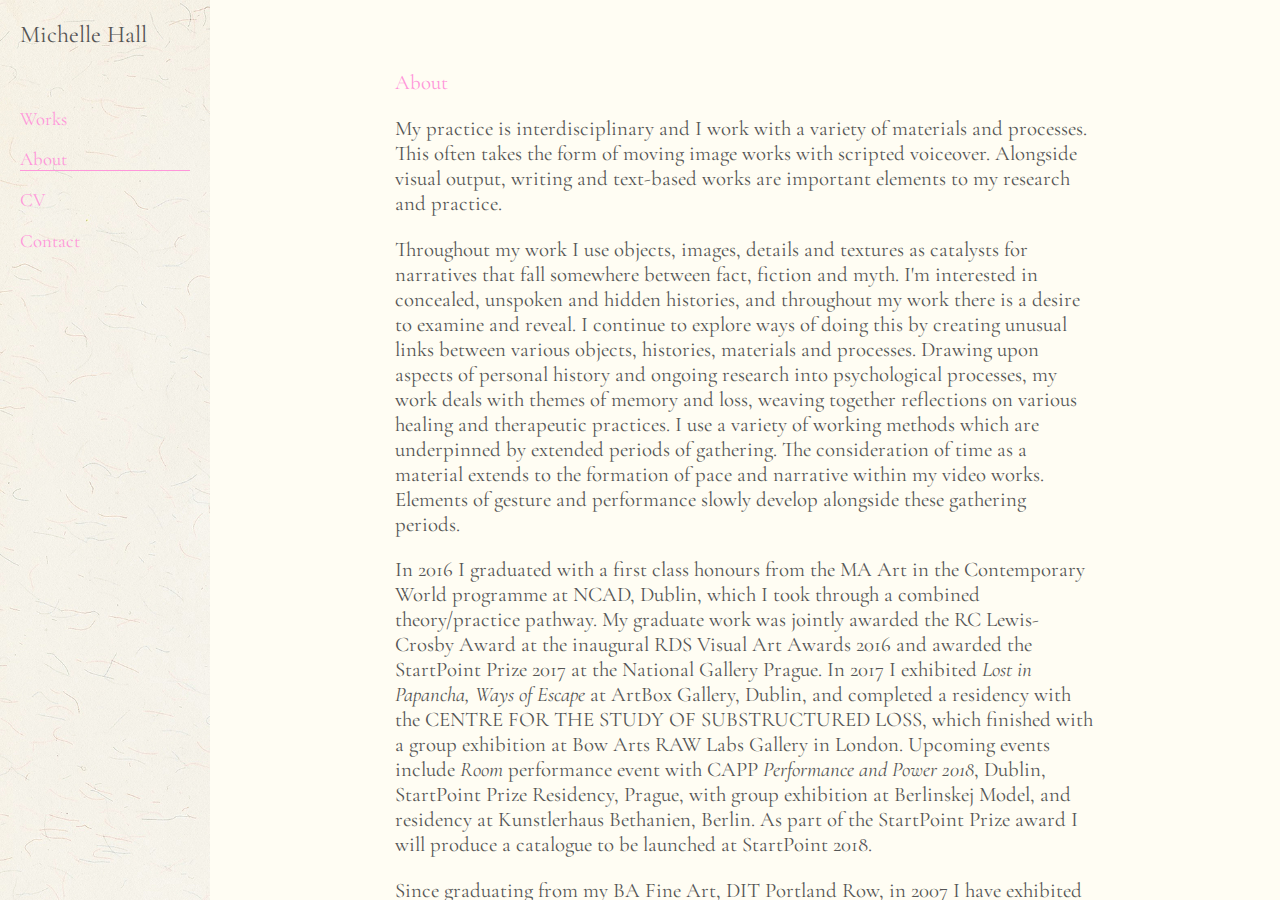
<file: about.html>
<!doctype html>
<html class="no-js" lang="">
  <head>
    <!-- Meta -->
    <meta charset="utf-8">
    <meta http-equiv="X-UA-Compatible" content="IE=edge,chrome=1">
    <title>Michelle Hall | Artist</title>
    <meta name="description" content="Portfolio website of the Dublin based artist Michelle Hall.">
    <meta name="viewport" content="width=device-width, initial-scale=1">
    <!-- Icons -->
    <link rel="apple-touch-icon" href="apple-touch-icon.png">
    <!-- Fonts -->
    <link href="https://fonts.googleapis.com/css?family=Josefin+Sans:400,700|Open+Sans:400,800" rel="stylesheet">
    <link href="https://fonts.googleapis.com/css?family=Cormorant+Garamond" rel="stylesheet">
    <!-- Stylesheets -->
    <link rel="stylesheet" href="swipebox/css/swipebox.min.css">
    <link rel="stylesheet" href="css/main.css">

    <script src="js/vendor/modernizr-2.8.3.min.js"></script>
  </head>
  <body id="top">
    <!--[if lt IE 8]>
    <p class="browserupgrade">You are using an <strong>outdated</strong> browser. Please <a href="http://browsehappy.com/">upgrade your browser</a> to improve your experience.</p>
    <![endif]-->
    <div id="dropdown-button">
      <span></span>
      <span></span>
      <span></span>
    </div>
    <div class="works-wrapper">
      <div class="mob-top-bar">
        <h3>Michelle Hall | About</h3>
      </div>
      <div class="left-bar">
        <div class="name">
          <h2><a href="index.html">Michelle Hall</a>
          </h2><br>
          <h3><a href="works.html">Works</a></h3>
          <h3 class="underlined"><a href="about.html">About</a></h3>
          <h3><a href="cv.html">CV</a></h3>
          <h3><a href="contact.html">Contact</a></h3>
        </div>

      </div>
      <div class="works-content">
        <div class="about-content">
          <div class="about">
            <span>About</span>
            <p>My practice is interdisciplinary and I work with a variety of materials and processes. This
                often takes the form of moving image works with scripted voiceover. Alongside visual output,
                writing and text-based works are important elements to my research and practice.</p>
            <p>Throughout my work I use objects, images, details and textures as catalysts for narratives that
                fall somewhere between fact, fiction and myth. I'm interested in concealed, unspoken and
                hidden histories, and throughout my work there is a desire to examine and reveal. I continue
                to explore ways of doing this by creating unusual links between various objects, histories,
                materials and processes. Drawing upon aspects of personal history and ongoing research into
                psychological processes, my work deals with themes of memory and loss, weaving together
                reflections on various healing and therapeutic practices. I use a variety of working methods
                which are underpinned by extended periods of gathering. The consideration of time as a
                material extends to the formation of pace and narrative within my video works. Elements of
                gesture and performance slowly develop alongside these gathering periods.</p>
            <p>In 2016 I graduated with a first class honours from the MA Art in the Contemporary World
                programme at NCAD, Dublin, which I took through a combined theory/practice pathway. My
                graduate work was jointly awarded the RC Lewis-Crosby Award at the inaugural RDS Visual
                Art Awards 2016 and awarded the StartPoint Prize 2017 at the National Gallery Prague. In
                2017 I exhibited <i>Lost in Papancha, Ways of Escape</i> at ArtBox Gallery, Dublin, and completed
                a residency with the CENTRE FOR THE STUDY OF SUBSTRUCTURED LOSS, which
                finished with a group exhibition at Bow Arts RAW Labs Gallery in London. Upcoming events
                include <i>Room</i> performance event with CAPP <i>Performance and Power 2018</i>, Dublin,
                StartPoint Prize Residency, Prague, with group exhibition at Berlinskej Model, and residency
                at Kunstlerhaus Bethanien, Berlin. As part of the StartPoint Prize award I will produce a
                catalogue to be launched at StartPoint 2018.</p>
            <p>Since graduating from my BA Fine Art, DIT Portland Row, in 2007 I have exhibited in
                multiple group exhibitions throughout Ireland and abroad. I have also worked on collaborative
                projects with other artists, writers and curators. While studying on the MA ACW programme I
                developed new and existing strands to my art-making and writing practices which I continue
                to develop through various solo and collaborative projects. From 2014 to 2017 I was awarded
                the Fingal Arts Office Artist’s Support Scheme Bursary and in 2017 I was awarded a Film
                Bursary from the Arts Council of Ireland. In 2018 I have been awarded workspace at the
                Royal Hibernian Academy, Dublin, through the RHA + Fingal Arts Office Studio Award.</p>

              </div>
        </div>
      </div> <!-- works-content -->
    </div> <!--works-wrapper -->

    <script src="//ajax.googleapis.com/ajax/libs/jquery/1.11.2/jquery.min.js"></script>
    <script>window.jQuery || document.write('<script src="js/vendor/jquery-1.11.2.min.js"><\/script>')</script>
    <script src="swipebox/js/jquery.swipebox.min.js"></script>
    <script src="js/main.js"></script>


  </body>
</html>
</file>
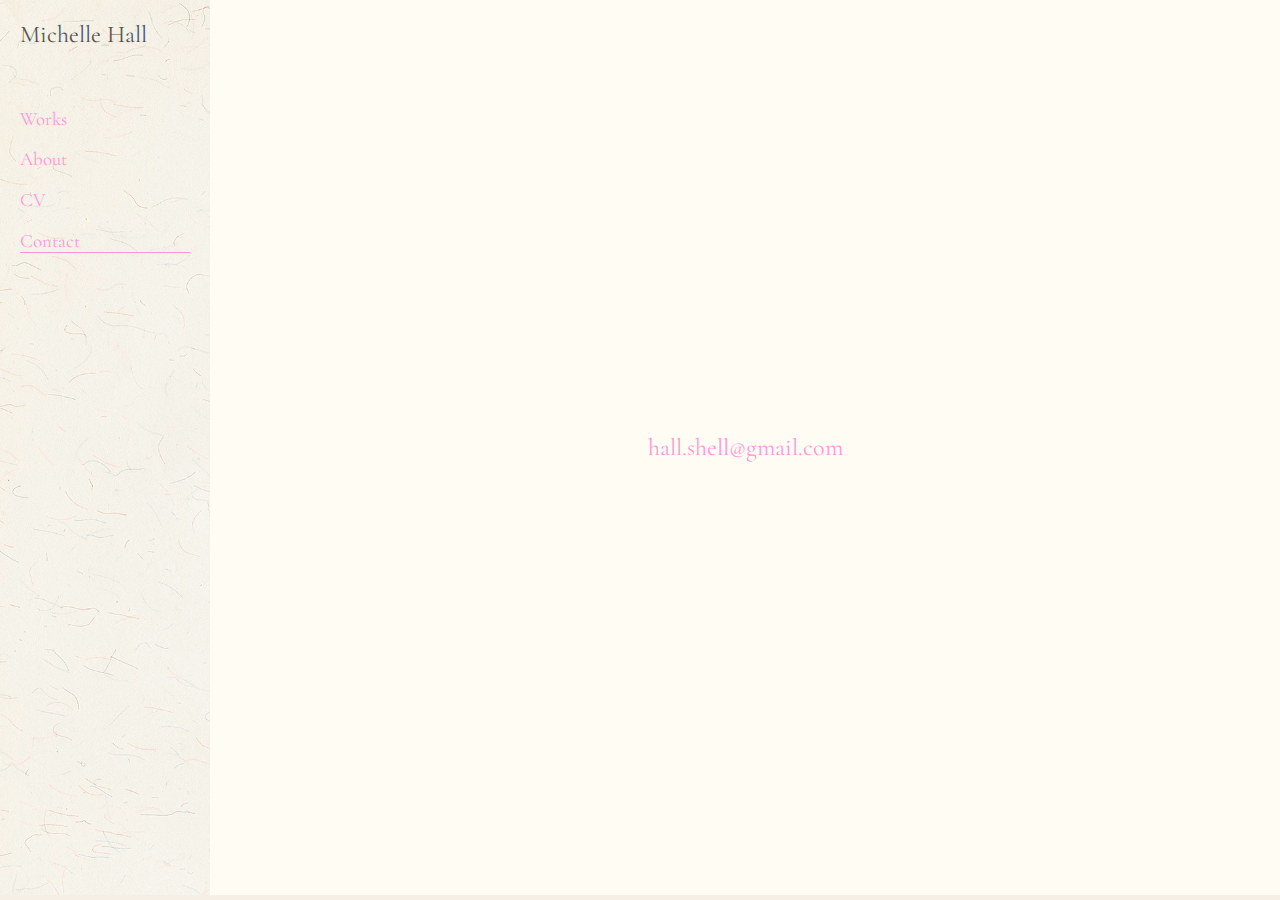
<file: contact.html>
<!doctype html>
<html class="no-js" lang="">
  <head>
    <!-- Meta -->
    <meta charset="utf-8">
    <meta http-equiv="X-UA-Compatible" content="IE=edge,chrome=1">
    <title>Michelle Hall | Artist</title>
    <meta name="description" content="Portfolio website of the Dublin based artist Michelle Hall.">
    <meta name="viewport" content="width=device-width, initial-scale=1">
    <!-- Icons -->
    <link rel="apple-touch-icon" href="apple-touch-icon.png">
    <!-- Fonts -->
    <link href="https://fonts.googleapis.com/css?family=Josefin+Sans:400,700|Open+Sans:400,800" rel="stylesheet">
    <link href="https://fonts.googleapis.com/css?family=Cormorant+Garamond" rel="stylesheet">
    <!-- Stylesheets -->
    <link rel="stylesheet" href="swipebox/css/swipebox.min.css">
    <link rel="stylesheet" href="css/main.css">

    <script src="js/vendor/modernizr-2.8.3.min.js"></script>
  </head>
  <body id="top">
    <!--[if lt IE 8]>
    <p class="browserupgrade">You are using an <strong>outdated</strong> browser. Please <a href="http://browsehappy.com/">upgrade your browser</a> to improve your experience.</p>
    <![endif]-->
    <div id="dropdown-button">
      <span></span>
      <span></span>
      <span></span>
    </div>
    <div class="works-wrapper">
      <div class="mob-top-bar">
        <h3>Michelle Hall | Contact</h3>
      </div>
      <div class="left-bar">
        <div class="name">
          <h2><a href="index.html">Michelle Hall</a></h2><br>
          <h3><a href="works.html">Works</a></h3>
          <h3><a href="about.html">About</a></h3>
          <h3><a href="cv.html">CV</a></h3>
          <h3 class="underlined"><a href="contact.html">Contact</a></h3>
        </div>

      </div>
      <div class="works-content">
        <div class="contact">
          <div class="contact-info">
            <a href="mailto:hall.shell@gmail.com">hall.shell@gmail.com</a>
          </div>
        </div>
      </div> <!-- works-content -->
    </div> <!--works-wrapper -->

    <script src="//ajax.googleapis.com/ajax/libs/jquery/1.11.2/jquery.min.js"></script>
    <script>window.jQuery || document.write('<script src="js/vendor/jquery-1.11.2.min.js"><\/script>')</script>
    <script src="swipebox/js/jquery.swipebox.min.js"></script>
    <script src="js/main.js"></script>


  </body>
</html>
</file>
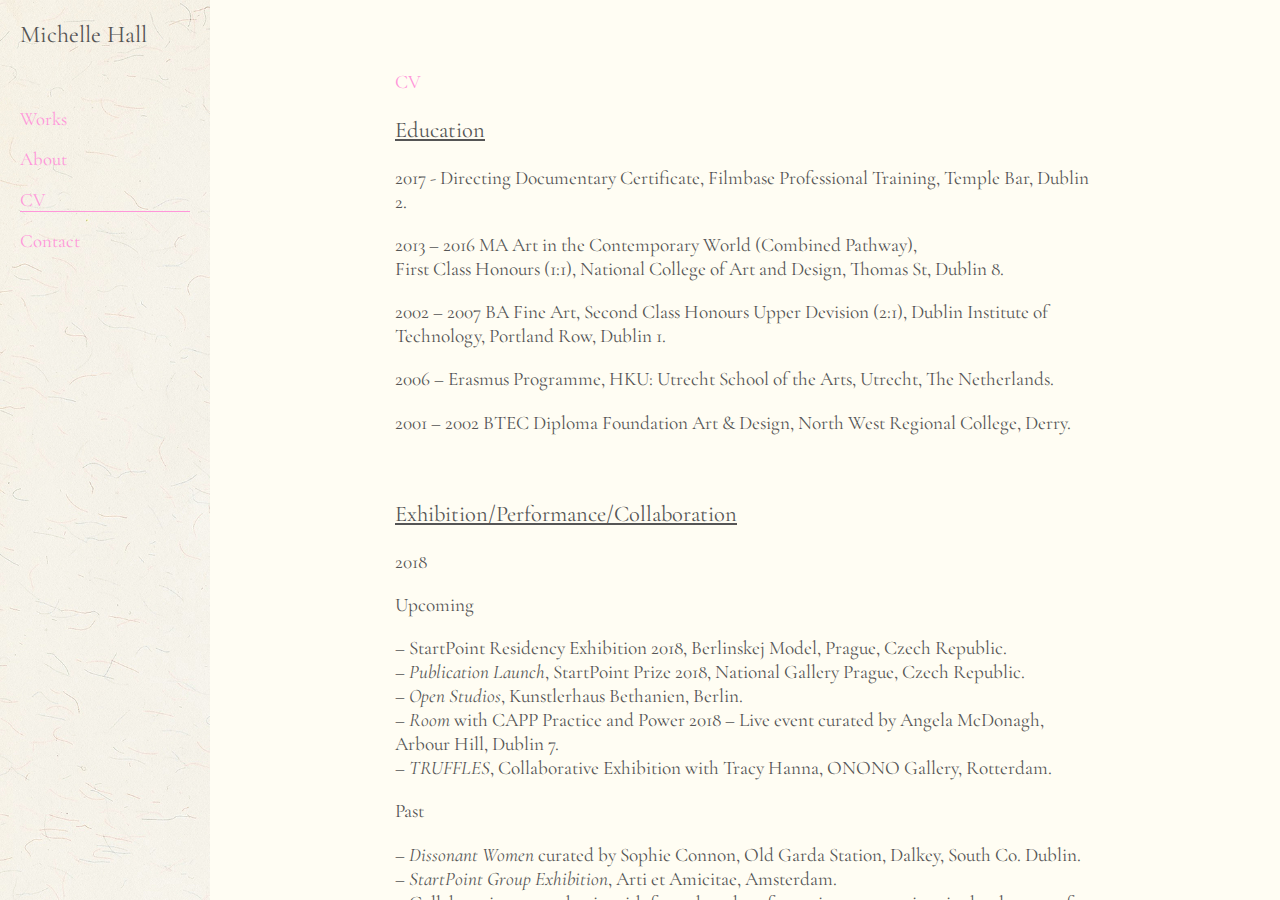
<file: cv.html>
<!doctype html>
<html class="no-js" lang="">
  <head>
    <!-- Meta -->
    <meta charset="utf-8">
    <meta http-equiv="X-UA-Compatible" content="IE=edge,chrome=1">
    <title>Michelle Hall | Artist</title>
    <meta name="description" content="Portfolio website of the Dublin based artist Michelle Hall.">
    <meta name="viewport" content="width=device-width, initial-scale=1">
    <!-- Icons -->
    <link rel="apple-touch-icon" href="apple-touch-icon.png">
    <!-- Fonts -->
    <link href="https://fonts.googleapis.com/css?family=Josefin+Sans:400,700|Open+Sans:400,800" rel="stylesheet">
    <link href="https://fonts.googleapis.com/css?family=Cormorant+Garamond" rel="stylesheet">
    <!-- Stylesheets -->
    <link rel="stylesheet" href="swipebox/css/swipebox.min.css">
    <link rel="stylesheet" href="css/main.css">

    <script src="js/vendor/modernizr-2.8.3.min.js"></script>
  </head>
  <body id="top">
    <!--[if lt IE 8]>
    <p class="browserupgrade">You are using an <strong>outdated</strong> browser. Please <a href="http://browsehappy.com/">upgrade your browser</a> to improve your experience.</p>
    <![endif]-->
    <div id="dropdown-button">
      <span></span>
      <span></span>
      <span></span>
    </div>
    <div class="works-wrapper">
      <div class="mob-top-bar">
        <h3>Michelle Hall | CV</h3>
      </div>
      <div class="left-bar">
        <div class="name">
          <h2><a href="index.html">Michelle Hall</a></h2><br>
          <h3><a href="works.html">Works</a></h3>
          <h3><a href="about.html">About</a></h3>
          <h3 class="underlined"><a href="cv.html">CV</a></h3>
          <h3><a href="contact.html">Contact</a></h3>
        </div>

      </div>
      <div class="works-content">
        <div class="cv-content">
          <div class="cv">
            <span>CV</span>
            <h3>Education</h3>
            <p>2017 - Directing Documentary Certificate, Filmbase Professional Training, Temple Bar, Dublin 2.</p>
            <p>2013 – 2016 MA Art in the Contemporary World (Combined Pathway), <br>
            First Class Honours (1:1), National College of Art and Design, Thomas St, Dublin 8.</p>
            <p>2002 – 2007 BA Fine Art, Second Class Honours Upper Devision (2:1), Dublin Institute of Technology, Portland Row, Dublin 1.</p>
            <p>2006 – Erasmus Programme, HKU: Utrecht School of the Arts, Utrecht, The Netherlands.</p>
            <p>2001 – 2002 BTEC Diploma Foundation Art & Design, North West Regional College, Derry.</p>
            <br>

            <!-- Exhibitions + Performance -->
            <h3>Exhibition/Performance/Collaboration</h3>
            <p>2018</p>
            <p>Upcoming</p>
            <p>– StartPoint Residency Exhibition 2018, Berlinskej Model, Prague, Czech Republic.
              <br>– <i>Publication Launch</i>, StartPoint Prize 2018, National Gallery Prague, Czech Republic.
              <br>– <i>Open Studios</i>, Kunstlerhaus Bethanien, Berlin.
              <br>– <i>Room</i> with CAPP Practice and Power 2018 – Live event curated by Angela McDonagh,
              Arbour Hill, Dublin 7.
              <br>– <i>TRUFFLES</i>, Collaborative Exhibition with Tracy Hanna, ONONO Gallery, Rotterdam.
            </p>
            <p>Past</p>
            <p>
              – <i>Dissonant Women</i> curated by Sophie Connon, Old Garda Station, Dalkey, South Co.
              Dublin.
              <br>– <i>StartPoint Group Exhibition</i>, Arti et Amicitae, Amsterdam.
              <br>– Collaborative research trip with forest based performative presentations in
              development for upcoming collaborative project, Prehen Woods, Derry.
            </p>

            <p>2017</p>
            <p>
              – <i>Matters of Lineage/Continual Shift</i>, Bow Arts RAW Labs, London, England.
              <br>– <i>StartPoint Prize 2017</i>, National Gallery Prague, Trade Fair Palace, Czech Republic.
              <br>– <i>Lost in Papancha, Ways of Escape</i>, Solo Exhibition, ArtBox Gallery, Dublin 1.
            </p>

            <p>2016</p>
            <p>– <i>Upcoming: Edinburgh Artists' Moving Image Festival</i>, Edinburgh Filmhouse, Edinburgh.
            <br>
            – <i>RDS Visual Art Awards</i>, RDS, Ballsbridge, Dublin 4.
            <br>
            – <i>Collective Memory</i>, Celine Gallery, Glasgow, and Bushwick Open Studios NYC.
            <br>
            – <i>Excess Baggage</i>, Group exhibition supported by WAVEparticle, Laurieston Arches, Glasgow.
            <br>
            – <i>The Lament of the Jade Phoenix</i>, ACW Graduate Exhibition (Solo), Steambox, Dublin 8.
            <br>
            – <i>Room III</i>, Performance Event curated by Angela McDonagh, Arbour Hill, Dublin 7.
            <br>
            – <i>Phonica III</i>, Experimental writing and audio performative event, curated by Christodoulos Makris and Olesya Zdorovetska, upstairs Nealon's Pub, Capel St, Dublin 1.
          </p><br>
            <p>2015</p>
            <p>– <i>We Are Nonetheless Always Under The Influence Of Gravity</i>, Postgraduate Group Show curated by Lee Welch, NCAD Annexe, James's St, Dublin 8.
            <br>
            – <i>Reading Troupe #6</i>, performative workshop and zine collaboration as part of Emma Haugh's The Reappropriation of Sensuality, NCAD Gallery, Dublin 8.
            <br>
            – <i>Lights Out Listening Group</i> audio event at Shona Projects, Eilean Shona, Scotland.
            <br>
            – <i>Room I</i>, Performance Event curated by Angela McDonagh, Arbour Hill, Dublin 7.
            <br>
            – <i>Projector of the Interspace</i>, A collaborative installation with Ella Bertilsson in disused shop window as part of Frawleys Specials, NCAD MFA Graduate Exhibition, Dublin 8.
            <br>
            – <i>NCAD 1st Year Postgraduate Exhibition</i>, Emmet House, Thomas St, Dublin 8.
            </p><br>
            <p>2014</p>
            <p>
            – <i>State of Play</i>, NCAD Postgraduate Exhibition, Emmet House, Thomas St. Dublin 8.
            <br>
            – <i>Foaming at the Mouth</i>, spoken word event curated by Tracy Hanna and Emer Lynch, Stag's Head, Dublin 2.
            <br>
            – <i>Block T Studio Members Exhibition</i>, Block T, Smithfield, Dublin 7.
            <br>
            – <i>SUMMER RISING: The IMMA Festival</i>, Group performance with MA ACW in response to Hélio Oiticica's Parangolés, Irish Museum of Modern Art, Kilmainham, Dublin 8.
            </p><br>
            <p>2013</p>
            <p>– <i>Curb Your Carrie Bradshawism</i>, The MART, Rathmines, Dublin 6.
            – <i>con.glom.er.ate</i>, Catalyst Arts, Belfast.
            </p><br>
            <p>2012</p>
            <p>– <i>LINKED</i>, Link Culturefest, Block B + Block T, Smithfield, Dublin 7.</p><br>
            <p>2011</p>
            <p>– <i>A Vendre</i>, Immeuble Communica, Marseille, France.
            <br>
            – <i>Block T Studio Members Exhibition</i>, Block T, Smithfield, Dublin 7.
            </p><br>
            <p>2010</p>
            <p>– <i>Score for 51°57'N 08°40’W</i>,  a PALLASADES collaborative project presented by Pallas Projects and The Black Mariah, Triskel Arts Centre, Cork City.
            <br>
            – <i>The Pointless Pursuit of Shadows</i>, Signal Arts Centre, Co. Wicklow.
            <br>
            – <i>Spectrum Breakdown: The Breakdown</i>, a Beryl project in an empty retail unit, Dublin 2.
            <br>
            – <i>15x15</i>, Group Show, Ormond Studios, Dublin 1.
            </p><br>
            <p>2009</p>
            <p>– <i>Bright Beginnings: Amharc Fhine Gall VI</i>, Draíocht Arts Centre, Dublin 15.
            <br>
            – <i>Bouvard et Pécuchet</i>, Light House Cinema, Smithfield, Dublin 7.
            <br>
            – <i>Spectrum Breakdown</i>, Live performance with Beryl, MART@POGO, Dublin 1.
            </p><br>
            <p>2008</p>
            <p>– <i>PALLASADES</i>, collaborative installation, Pallas Projects, Grangegorman, Dublin 7.</p><br>
            <p>2007</p>
            <p>– <i>Projector Series</i> in conjunction with Four Gallery, The LAB, Foley St, Dublin 1
            <br>
            – <i>Mental Image</i>, Project Ability, Centre for Developmental Arts, Glasgow, Scotland.
            <br>
            – <i>Artisit?</i>, Various locations, Galway City.
            <br>
            – <i>RDS Student Art Awards</i>, RDS, Dublin 4.
            <br>
            – <i>Stick A Fork In Me I’m Done</i>, Graduate Show, DIT Portland Row, Dublin 1.
            </p><br>


            <!-- Awards -->
            <h3>Awards/Residencies</h3>
            <p>
               – Infrastructure Public Art Commission, Fingal County Council, 2019-2021.
              <br>– Artist Residency, Kunstlerhaus Bethanien, Berlin, 2018.
              <br>– StartPoint Artist Residency, Prague, 2018.
              <br>– Royal Hibernian Academy + Fingal Arts Office Studio Award, Dublin, 2018.
              <br>– The CENTRE FOR THE STUDY OF SUBSTRUCTURED LOSS Residency, London 2017.
              <br>– StartPoint Prize Award 2017, National Gallery Prague, Czech Republic.
              <br>– Tyrone Guthrie Centre Residency Award, Dublin City Council, 2017.
              <br>– Film Bursary Award, The Arts Council, 2017.
              <br>– Artist's Support Scheme Bursary, Fingal Arts Office, 2014 - 2017.
            <br>
            – Ouvertures D’ateliers D’artisites, Artist Exchange Programme, Marseille, 2011.
            <br>
            – The Guesthouse, Cork City, with PALLASADES for <i>Score for 51°57'N 08°40’W</i>, 2010.
            <br>
            – Travel and Research Bursary, Fingal Arts Office, 2009.
            <br>
            – Projector Series as part of Launch Graduate Awards, The LAB, 2007.
            </p><br>


            <!-- Writing/Publications -->
            <h3>Writing/Publications</h3>
            <p>
              <br>– <i>Poetry Ireland Review</i> – Image contribution to Issue 120, 2016.
              <br>– Text-piece <i>A Package included in some mark made</i>, a publication of experimental
              poetry edited by Sue Rainsford, 2016.
              <br>– <i>Critical Bastards</i> Issue 13 - online audio edition, launched at Studio 6, Temple Bar
              Gallery + Studios, Dublin 2.
              <br>– <i>A Site of Assemblage and Becoming</i> - Text for MFA Grad Show Publication, 2015.
              <br>– <i>State of Play</i>, exhibition text for group postgraduate student exhibition, 2014.
              <br>
              – <i>A Package</i>, folded text/image work presented at <i>Block T Studio Members Exhibition</i> and recited at <i>Foaming at the Mouth</i>, both 2014.
              <br>
              – <i>Score for 51°57'N 08°40’W</i>, text and audio publication to coincide with PALLASADES exhibition, Triskel Arts Centre, 2010.
              <br>
              – <i>Amharc Fhine Gall VI: Bright Beginnings</i>, catalogue essay by Edel Horan, 2009.
              <br>
              – <i>The LAB Gallery: 40 Exhibitions 06-08</i>, 2008.
            </p><br>


            <h3>Intern/Volunteering/Performance</h3>
            <p>
                – Co-director, LUX Critical Forum 2018, Studio 6, TBG+S, Dublin 2.
              <br>– Performer for Untitled by Celina Muldoon, Live Collision Festival, Project Arts Centre,
              May 2018.
              <br>– Walk’n’Talk Gallery Tour Guide, Project Arts Centre, Feb 2012.
              <br>
              – Volunteer ‘Agent’ for live exhibition, Mondegreen, Project Arts Centre Jul-Aug 2011.
              <br>
              – Volunteer Assistant at OUT OF SITE Promenade Event, 2008.
              <br>
              – Assistant performer as part of Chloe Cooper’s Best Courgette 2008 at The Fété Encounter, Live Art Event, Birmingham, UK.
              <br>
              – Gallery Intern at Pallas Contemporary Projects, 2008.
            </p>
          </div>
        </div>
      </div> <!-- works-content -->
    </div> <!--works-wrapper -->

    <script src="//ajax.googleapis.com/ajax/libs/jquery/1.11.2/jquery.min.js"></script>
    <script>window.jQuery || document.write('<script src="js/vendor/jquery-1.11.2.min.js"><\/script>')</script>
    <script src="swipebox/js/jquery.swipebox.min.js"></script>
    <script src="js/main.js"></script>


  </body>
</html>
</file>
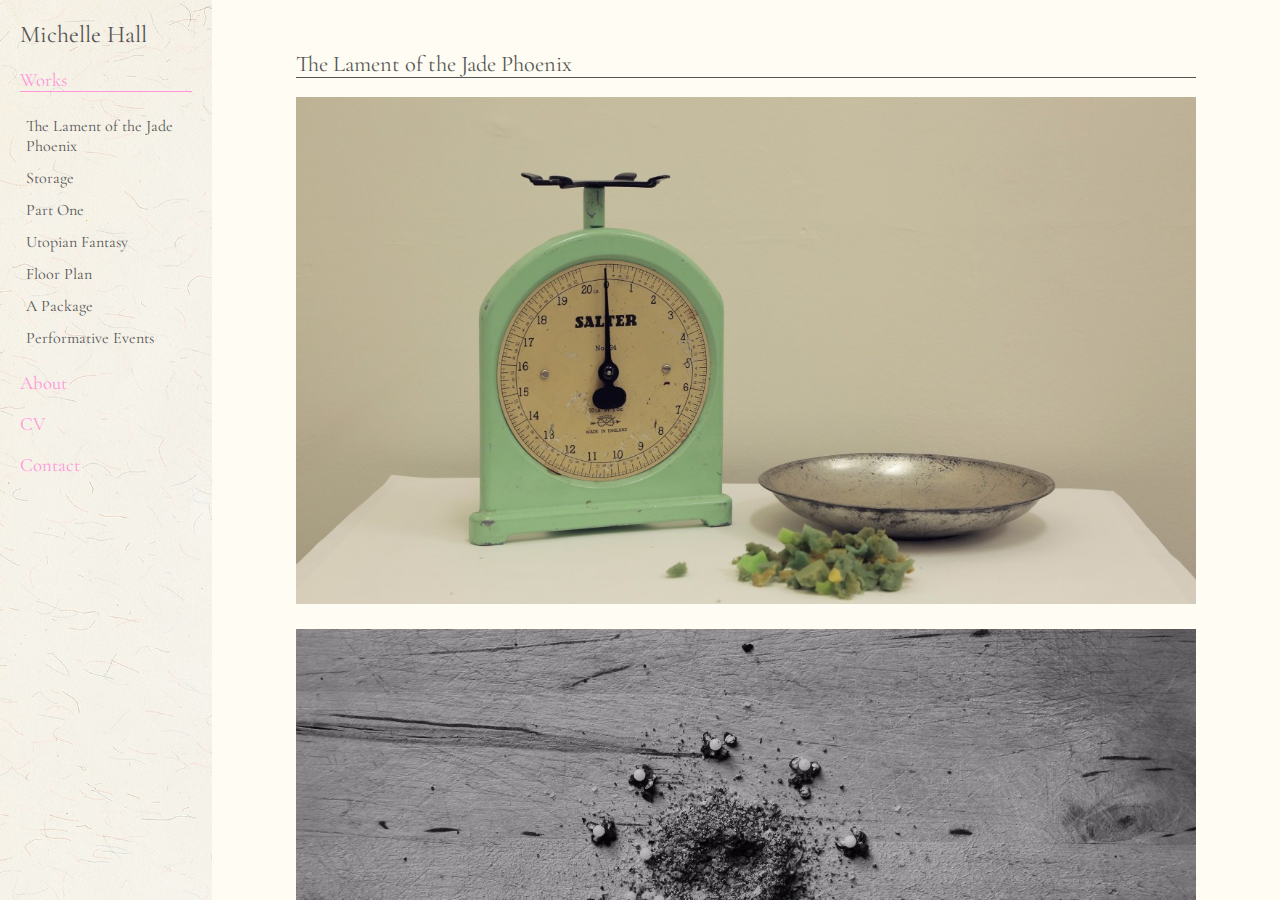
<file: works.html>
<!doctype html>
<html class="no-js" lang="">
  <head>
    <!-- Meta -->
    <meta charset="utf-8">
    <meta http-equiv="X-UA-Compatible" content="IE=edge,chrome=1">
    <title>Michelle Hall | Artist</title>
    <meta name="description" content="Portfolio website of the Dublin based artist Michelle Hall.">
    <meta name="viewport" content="width=device-width, initial-scale=1">
    <!-- Icons -->
    <link rel="apple-touch-icon" href="apple-touch-icon.png">
    <!-- Fonts -->
    <link href="https://fonts.googleapis.com/css?family=Josefin+Sans:400,700|Open+Sans:400,800" rel="stylesheet">
    <link href="https://fonts.googleapis.com/css?family=Cormorant+Garamond" rel="stylesheet">
    <!-- Stylesheets -->
    <link rel="stylesheet" href="swipebox/css/swipebox.min.css">
    <link rel="stylesheet" href="css/main.css">

    <script src="js/vendor/modernizr-2.8.3.min.js"></script>
  </head>
  <body id="top">
    <!--[if lt IE 8]>
    <p class="browserupgrade">You are using an <strong>outdated</strong> browser. Please <a href="http://browsehappy.com/">upgrade your browser</a> to improve your experience.</p>
    <![endif]-->

    <div id="dropdown-button">
      <span></span>
      <span></span>
      <span></span>
    </div>
    <div class="works-wrapper">
      <div class="mob-top-bar">
        <h3>Michelle Hall | Works</h3>
      </div>
      <div class="left-bar">
        <div class="name">
          <h2><a href="index.html">Michelle Hall</a></h2>
        </div>
        <h3 class="underlined"><a href="works.html">Works</a></h3>
        <div class="workspage-nav">
          <ul>
            <li class="nav-item item1"><a href="#work1">The Lament of the Jade Phoenix</a></li>
            <li class="nav-item item2"><a href="#work2">Storage</a></li>
            <li class="nav-item item3"><a href="#work3">Part One</a></li>
            <li class="nav-item item4"><a href="#work4">Utopian Fantasy</a></li>
            <li class="nav-item item5"><a href="#work5">Floor Plan</a></li>
            <li class="nav-item item6"><a href="#work6">A Package</a></li>
            <li class="nav-item item7"><a href="#work7">Performative Events</a></li>
          </ul>
        </div>
        <h3><a href="about.html">About</a></h3>
        <h3><a href="cv.html">CV</a></h3>
        <h3><a href="contact.html">Contact</a></h3>
      </div>
      <div class="works-content">
        <div class="work-item work1" id="work1">
          <h3 class="title-underlined"> The Lament of the Jade Phoenix</h3>
          <div class="image">
            <a rel="gallery-1" href="img-sm/TLJP-2.jpg" class="swipebox">
              <img src="img-sm/TLJP-2.jpg" alt="">
            </a>
          </div>
          <div class="image image1">
            <a rel="gallery-1" href="img-sm/TLJP-1.jpg" class="swipebox">
              <img src="img-sm/TLJP-1.jpg" alt="">
            </a>
          </div>
          <div class="image">
            <a rel="gallery-1" href="img-sm/TLJP-3.jpg" class="swipebox">
              <img src="img-sm/TLJP-3.jpg" alt="">
            </a>
          </div>
          <div class="image">
            <a rel="gallery-1" href="img-sm/TLJP-7.jpg" class="swipebox">
              <img src="img-sm/TLJP-7.jpg" alt="">
            </a>
          </div>
          <div class="description">
            <p>Lorem ipsum dolor sit amet, consectetur adipisicing elit. Fugit dolores adipisci voluptates. Incidunt corporis odio quasi, quo, dicta quaerat eos quae voluptate, harum autem vel natus. Aliquid quo, nemo officiis!</p>
          </div>
        </div>
        <div class="work-item work2" id="work2">
          <h3 class="title-underlined">Storage</h3>
          <div class="image image2">
            <a rel="gallery2" href="img-sm/Storage-3.jpg" class="swipebox">
              <img src="img-sm/Storage-3.jpg" alt="">
            </a>
          </div>
          <div class="description">
            <p>Lorem ipsum dolor sit amet, consectetur adipisicing elit. Fugit dolores adipisci voluptates. Incidunt corporis odio quasi, quo, dicta quaerat eos quae voluptate, harum autem vel natus. Aliquid quo, nemo officiis!</p>
          </div>
        </div>
        <div class="work-item work3" id="work3">
          <h3 class="title-underlined">Part One</h3>
          <div class="image image3">
            <a rel="gallery3" href="img-sm/TVH-1.jpg" class="swipebox">
              <img src="img-sm/TVH-1.jpg" alt="">
            </a>
          </div>
          <div class="image image3">
            <a href="img-sm/Boat-2.jpg" rel="gallery3" class="swipebox">
              <img src="img-sm/Boat-2.jpg" alt="">
            </a>
          </div>
          <div class="image image3">
            <a href="img-sm/CamObsII-4.jpg" rel="gallery3" class="swipebox">
              <img src="img-sm/CamObsII-4.jpg" alt="">
            </a>
          </div>
          <div class="image image3">
            <a href="img-sm/POArms-5.jpg" rel="gallery3" class="swipebox">
              <img src="img-sm/POArms-5.jpg" alt="">
            </a>
          </div>
          <div class="description">
            <p>Lorem ipsum dolor sit amet, consectetur adipisicing elit. Fugit dolores adipisci voluptates. Incidunt corporis odio quasi, quo, dicta quaerat eos quae voluptate, harum autem vel natus. Aliquid quo, nemo officiis!</p>
          </div>
        </div>
        <div class="work-item work4" id="work4">
          <h3 class="title-underlined">Utopian Fantasy</h3>
          <div class="image image4 thinner-image">
            <a href="img-sm/UF2.jpg" rel="allery4" class="swipebox">
              <img src="img-sm/UF2.jpg" alt="">
            </a>
          </div>
          <div class="image image4 less-thinner-image">
            <a href="img-sm/UFDetail-2.jpg" rel="gallery4" class="swipebox">
              <img src="img-sm/UFDetail-2.jpg" alt="">
            </a>
          </div>

          <div class="description">
            <p>Lorem ipsum dolor sit amet, consectetur adipisicing elit. Fugit dolores adipisci voluptates. Incidunt corporis odio quasi, quo, dicta quaerat eos quae voluptate, harum autem vel natus. Aliquid quo, nemo officiis!</p>
          </div>
        </div>
        <div class="work-item work5" id="work5">
          <h3 class="title-underlined">Floor Plan</h3>
          <div class="image image5">
            <a href="img-sm/FloorPlan-6.jpg" rel="gallery5" class="swipebox">
              <img src="img-sm/FloorPlan-6.jpg" alt="">
            </a>
          </div>
          <div class="description">
            <p>Lorem ipsum dolor sit amet, consectetur adipisicing elit. Fugit dolores adipisci voluptates. Incidunt corporis odio quasi, quo, dicta quaerat eos quae voluptate, harum autem vel natus. Aliquid quo, nemo officiis!</p>
          </div>
        </div>
        <div class="work-item work6" id="work6">
          <h3 class="title-underlined">A Package</h3>
          <div class="image image6">
            <a href="img-sm/APackage-1.1.jpg" rel="gallery6" class="swipebox">
              <img src="img-sm/APackage-1.1.jpg" alt="">
            </a>
          </div>
          <div class="image image6">
            <a href="img-sm/BlockT-2.jpg" rel="gallery6" class="swipebox">
              <img src="img-sm/BlockT-2.jpg" alt="">
            </a>
          </div>
          <div class="image image6">
            <a href="img-sm/Wrap-3.jpg" rel="gallery6" class="swipebox">
              <img src="img-sm/Wrap-3.jpg" alt="">
            </a>
          </div>
          <div class="description">
            <p>Lorem ipsum dolor sit amet, consectetur adipisicing elit. Fugit dolores adipisci voluptates. Incidunt corporis odio quasi, quo, dicta quaerat eos quae voluptate, harum autem vel natus. Aliquid quo, nemo officiis!</p>
          </div>
        </div>
        <div class="work-item work7" id="work7">
          <h3 class="title-underlined">Performative Events</h3>
          <div class="image image7">
            <a href="img-sm/RoomII-1.jpg" rel="gallery7" class="swipebox">
              <img src="img-sm/RoomII-1.jpg" alt="">
            </a>
          </div>
          <div class="image image7">
            <a href="img-sm/RoomII-2.jpg" rel="gallery7" class="swipebox">
              <img src="img-sm/RoomII-2.jpg" alt="">
            </a>
          </div>
          <div class="image image7">
            <a href="img-sm/RoomII-3.jpg" rel="gallery7" class="swipebox">
              <img src="img-sm/RoomII-3.jpg" alt="">
            </a>
          </div>
          <div class="image image7">
            <a href="img-sm/RoomII-4.jpg" rel="gallery7" class="swipebox">
              <img src="img-sm/RoomII-4.jpg" alt="">
            </a>
          </div>
          <div class="image image7">
            <a href="img-sm/Phonica-5.jpg" rel="gallery7" class="swipebox">
              <img src="img-sm/Phonica-5.jpg" alt="">
            </a>
          </div>
          <div class="description">
            <p>Lorem ipsum dolor sit amet, consectetur adipisicing elit. Fugit dolores adipisci voluptates. Incidunt corporis odio quasi, quo, dicta quaerat eos quae voluptate, harum autem vel natus. Aliquid quo, nemo officiis!</p>
          </div>
        </div>
        <footer>
          &copy; Michelle Hall 2016
        </footer>
      </div> <!-- works-content -->
    </div> <!--works-wrapper -->

    <script src="//ajax.googleapis.com/ajax/libs/jquery/1.11.2/jquery.min.js"></script>
    <script>window.jQuery || document.write('<script src="js/vendor/jquery-1.11.2.min.js"><\/script>')</script>
    <script src="swipebox/js/jquery.swipebox.min.js"></script>
    <script src="js/main.js"></script>


  </body>
</html>
</file>
<file: swipebox/css/swipebox.min.css>
/*! Swipebox v1.3.0 | Constantin Saguin csag.co | MIT License | github.com/brutaldesign/swipebox */html.swipebox-html.swipebox-touch{overflow:hidden!important}#swipebox-overlay img{border:none!important}#swipebox-overlay{width:100%;height:100%;position:fixed;top:0;left:0;z-index:99999!important;overflow:hidden;-webkit-user-select:none;-moz-user-select:none;-ms-user-select:none;user-select:none}#swipebox-container{position:relative;width:100%;height:100%}#swipebox-slider{-webkit-transition:-webkit-transform .4s ease;transition:transform .4s ease;height:100%;left:0;top:0;width:100%;white-space:nowrap;position:absolute;display:none;cursor:pointer}#swipebox-slider .slide{height:100%;width:100%;line-height:1px;text-align:center;display:inline-block}#swipebox-slider .slide:before{content:"";display:inline-block;height:50%;width:1px;margin-right:-1px}#swipebox-slider .slide .swipebox-inline-container,#swipebox-slider .slide .swipebox-video-container,#swipebox-slider .slide img{display:inline-block;max-height:100%;max-width:100%;margin:0;padding:0;width:auto;height:auto;vertical-align:middle}#swipebox-slider .slide .swipebox-video-container{background:0 0;max-width:1140px;max-height:100%;width:100%;padding:5%;-webkit-box-sizing:border-box;box-sizing:border-box}#swipebox-slider .slide .swipebox-video-container .swipebox-video{width:100%;height:0;padding-bottom:56.25%;overflow:hidden;position:relative}#swipebox-slider .slide .swipebox-video-container .swipebox-video iframe{width:100%!important;height:100%!important;position:absolute;top:0;left:0}#swipebox-slider .slide-loading{background:url(../img/loader.gif) center center no-repeat}#swipebox-bottom-bar,#swipebox-top-bar{-webkit-transition:.5s;transition:.5s;position:absolute;left:0;z-index:999;height:50px;width:100%}#swipebox-bottom-bar{bottom:-50px}#swipebox-bottom-bar.visible-bars{-webkit-transform:translate3d(0,-50px,0);transform:translate3d(0,-50px,0)}#swipebox-top-bar{top:-50px}#swipebox-top-bar.visible-bars{-webkit-transform:translate3d(0,50px,0);transform:translate3d(0,50px,0)}#swipebox-title{display:block;width:100%;text-align:center}#swipebox-close,#swipebox-next,#swipebox-prev{background-image:url(../img/icons.png);background-repeat:no-repeat;border:none!important;text-decoration:none!important;cursor:pointer;width:50px;height:50px;top:0}#swipebox-arrows{display:block;margin:0 auto;width:100%;height:50px}#swipebox-prev{background-position:-32px 13px;float:left}#swipebox-next{background-position:-78px 13px;float:right}#swipebox-close{top:0;right:0;position:absolute;z-index:9999;background-position:15px 12px}.swipebox-no-close-button #swipebox-close{display:none}#swipebox-next.disabled,#swipebox-prev.disabled{opacity:.3}.swipebox-no-touch #swipebox-overlay.rightSpring #swipebox-slider{-webkit-animation:rightSpring .3s;animation:rightSpring .3s}.swipebox-no-touch #swipebox-overlay.leftSpring #swipebox-slider{-webkit-animation:leftSpring .3s;animation:leftSpring .3s}.swipebox-touch #swipebox-container:after,.swipebox-touch #swipebox-container:before{-webkit-backface-visibility:hidden;backface-visibility:hidden;-webkit-transition:all .3s ease;transition:all .3s ease;content:' ';position:absolute;z-index:999;top:0;height:100%;width:20px;opacity:0}.swipebox-touch #swipebox-container:before{left:0;-webkit-box-shadow:inset 10px 0 10px -8px #656565;box-shadow:inset 10px 0 10px -8px #656565}.swipebox-touch #swipebox-container:after{right:0;-webkit-box-shadow:inset -10px 0 10px -8px #656565;box-shadow:inset -10px 0 10px -8px #656565}.swipebox-touch #swipebox-overlay.leftSpringTouch #swipebox-container:before,.swipebox-touch #swipebox-overlay.rightSpringTouch #swipebox-container:after{opacity:1}@-webkit-keyframes rightSpring{0%{left:0}50%{left:-30px}100%{left:0}}@keyframes rightSpring{0%{left:0}50%{left:-30px}100%{left:0}}@-webkit-keyframes leftSpring{0%{left:0}50%{left:30px}100%{left:0}}@keyframes leftSpring{0%{left:0}50%{left:30px}100%{left:0}}@media screen and (min-width:800px){#swipebox-close{right:10px}#swipebox-arrows{width:92%;max-width:800px}}#swipebox-overlay{background:#0d0d0d}#swipebox-bottom-bar,#swipebox-top-bar{text-shadow:1px 1px 1px #000;background:#000;opacity:.95}#swipebox-top-bar{color:#fff!important;font-size:15px;line-height:43px;font-family:Helvetica,Arial,sans-serif}
</file>
<file: css/main.css>
/*! normalize.css v3.0.2 | MIT License | git.io/normalize */html{font-family:sans-serif;-ms-text-size-adjust:100%;-webkit-text-size-adjust:100%}body{margin:0}article,aside,details,figcaption,figure,footer,header,hgroup,main,menu,nav,section,summary{display:block}audio,canvas,progress,video{display:inline-block;vertical-align:baseline}audio:not([controls]){display:none;height:0}[hidden],template{display:none}a{background-color:transparent}a:active,a:hover{outline:0}abbr[title]{border-bottom:1px dotted}b,strong{font-weight:700}dfn{font-style:italic}h1{font-size:2em;margin:.67em 0}mark{background:#ff0;color:#000}small{font-size:80%}sub,sup{font-size:75%;line-height:0;position:relative;vertical-align:baseline}sup{top:-.5em}sub{bottom:-.25em}img{border:0}svg:not(:root){overflow:hidden}figure{margin:1em 40px}hr{-moz-box-sizing:content-box;box-sizing:content-box;height:0}pre{overflow:auto}code,kbd,pre,samp{font-family:monospace,monospace;font-size:1em}button,input,optgroup,select,textarea{color:inherit;font:inherit;margin:0}button{overflow:visible}button,select{text-transform:none}button,html input[type=button],input[type=reset],input[type=submit]{-webkit-appearance:button;cursor:pointer}button[disabled],html input[disabled]{cursor:default}button::-moz-focus-inner,input::-moz-focus-inner{border:0;padding:0}input{line-height:normal}input[type=checkbox],input[type=radio]{box-sizing:border-box;padding:0}input[type=number]::-webkit-inner-spin-button,input[type=number]::-webkit-outer-spin-button{height:auto}input[type=search]{-webkit-appearance:textfield;-moz-box-sizing:content-box;-webkit-box-sizing:content-box;box-sizing:content-box}input[type=search]::-webkit-search-cancel-button,input[type=search]::-webkit-search-decoration{-webkit-appearance:none}fieldset{border:1px solid silver;margin:0 2px;padding:.35em .625em .75em}legend{border:0;padding:0}textarea{overflow:auto}optgroup{font-weight:700}table{border-collapse:collapse;border-spacing:0}td,th{padding:0}html{background:#f6efe5}body{color:#FF96DA;background:#f5f1e9;font-family:"Josefin Sans";font-family:'Cormorant Garamond', serif;background:url("../bg1.5mb.jpg");background-size:cover}a{text-decoration:none;color:#FF96DA}ul{padding:0}p{color:#555}.underlined{box-shadow:0 1px 0 0 #FF96DA}.title-underlined{box-shadow:0 1px 0 0 #555}h1,h2,h3{font-weight:400}.wrapper{min-height:100vh;min-width:100vw;display:-webkit-box;display:-ms-flexbox;display:flex;-webkit-box-orient:vertical;-webkit-box-direction:normal;-ms-flex-direction:column;flex-direction:column;-webkit-box-pack:center;-ms-flex-pack:center;justify-content:center;text-align:center}.wrapper .content{font-size:1.5rem;margin:0 auto;display:-webkit-box;display:-ms-flexbox;display:flex;-ms-flex-pack:distribute;justify-content:space-around;width:100%;-webkit-box-align:baseline;-ms-flex-align:baseline;align-items:baseline}@media (max-width: 640px){.wrapper .content{-webkit-box-orient:vertical;-webkit-box-direction:normal;-ms-flex-direction:column;flex-direction:column}}.wrapper .content .name h1{font-weight:400}@media (max-width: 640px){.name,nav{margin:0 auto}}nav{display:-webkit-box;display:-ms-flexbox;display:flex;-webkit-box-orient:vertical;-webkit-box-direction:normal;-ms-flex-direction:column;flex-direction:column;-webkit-box-pack:center;-ms-flex-pack:center;justify-content:center}.works-wrapper{display:-webkit-box;display:-ms-flexbox;display:flex;max-height:100vh}.left-bar{font-size:1rem;margin:0 20px;min-width:170px}.left-bar .drp-btn{display:none}.left-bar .workspage-nav .nav-item{list-style:none;padding:6px}.left-bar .workspage-nav .nav-item a{color:#555}.left-bar .workspage-nav .nav-item a:hover{box-shadow:inset 0 -1px 0 0 #555}.works-content{padding:20px;min-height:95vh;max-height:100vh;width:100vw;overflow:scroll;background:#FFFDF3}.works-content .work-item{padding-bottom:50px}.works-content .work-item h3{max-width:900px;margin:30px auto 5px auto;font-size:1.4rem;color:#555;margin-bottom:20px}.works-content .work-item .image{margin-bottom:20px}.works-content .work-item .description{max-width:900px;margin:0 auto}.image{margin:0 auto;max-width:900px}.image img{max-width:100%;height:auto}.fingal{max-width:150px;margin:20px auto}.fingal img{width:100%;border-radius:10px}.contact{min-height:100%;min-width:100%;display:-webkit-box;display:-ms-flexbox;display:flex;-webkit-box-orient:vertical;-webkit-box-direction:normal;-ms-flex-direction:column;flex-direction:column;-webkit-box-pack:center;-ms-flex-pack:center;justify-content:center}.contact .contact-info{font-size:1.5rem;margin:0 auto}.about-content{min-height:100%;min-width:100%;display:-webkit-box;display:-ms-flexbox;display:flex;-webkit-box-orient:vertical;-webkit-box-direction:normal;-ms-flex-direction:column;flex-direction:column;-webkit-box-pack:center;-ms-flex-pack:center;justify-content:center}.about-content .about{font-size:1.3rem;margin:50px auto;max-width:700px}.cv-content{min-height:100%;min-width:100%;display:-webkit-box;display:-ms-flexbox;display:flex;-webkit-box-orient:vertical;-webkit-box-direction:normal;-ms-flex-direction:column;flex-direction:column;-webkit-box-pack:center;-ms-flex-pack:center;justify-content:center}.cv-content .cv{font-size:1.5rem;margin:50px auto;max-width:700px;font-size:1.2rem}.cv-content .cv h3{color:#555;text-decoration:underline}.mob-top-bar{display:none}footer{margin:20px;text-align:center}@media (max-width: 640px){.contact,.about-content,.cv-content{min-height:90vh;flex-direction:column}.about,.cv{padding:5%}.about{text-align:center}.cv span{text-align:center;display:block}.works-wrapper{-webkit-box-orient:vertical;-webkit-box-direction:normal;-ms-flex-direction:column;flex-direction:column;max-width:100vw}.works-wrapper .works-content{max-height:none;overflow:inherit;padding:0px;min-height:95vh;width:100%;padding:40px 0px}.works-wrapper .works-content .work-item{padding-top:60px;margin:0 10px}.left-bar{margin:0;position:fixed;width:100vw;background:#f6efe5;-webkit-transform:translateY(-1000px);transform:translateY(-1000px);-webkit-transition:all .3s ease-in-out;transition:all .3s ease-in-out;z-index:99}.left-bar .name,.left-bar .workspage-nav,.left-bar h3{padding-left:10px}.left-bar.open{-webkit-transform:translateY(0px);transform:translateY(0px)}.mob-top-bar{display:block;position:fixed;width:100%;z-index:98;background:#f6efe5;height:60px}.mob-top-bar h3{padding-left:10px;color:#555}}.thinner-image{max-width:400px}.less-thinner-image{max-width:500px}.image7{max-width:850px}.name h2 a{color:#555}#dropdown-button{position:absolute;top:15px;right:30px;height:30px;width:30px;display:none;flex-direction:column;justify-content:space-around;cursor:pointer;z-index:101}#dropdown-button span{transition:all .2s ease-in-out}#dropdown-button:hover>span{background:#555;transform:scaleX(1.1)}#dropdown-button.become-x span{transform-origin:center}#dropdown-button.become-x span:nth-child(2){opacity:0}#dropdown-button.become-x span:nth-child(1){transform:rotate(45deg) translateY(7.5px) translateX(7.5px)}#dropdown-button.become-x span:nth-child(3){transform:rotate(-45deg) translateY(-7.5px) translateX(7.5px)}#dropdown-button span{height:2px;width:100%;margin:auto;background:#999}@media (max-width: 640px){#dropdown-button{display:flex;position:fixed}}
</file>
